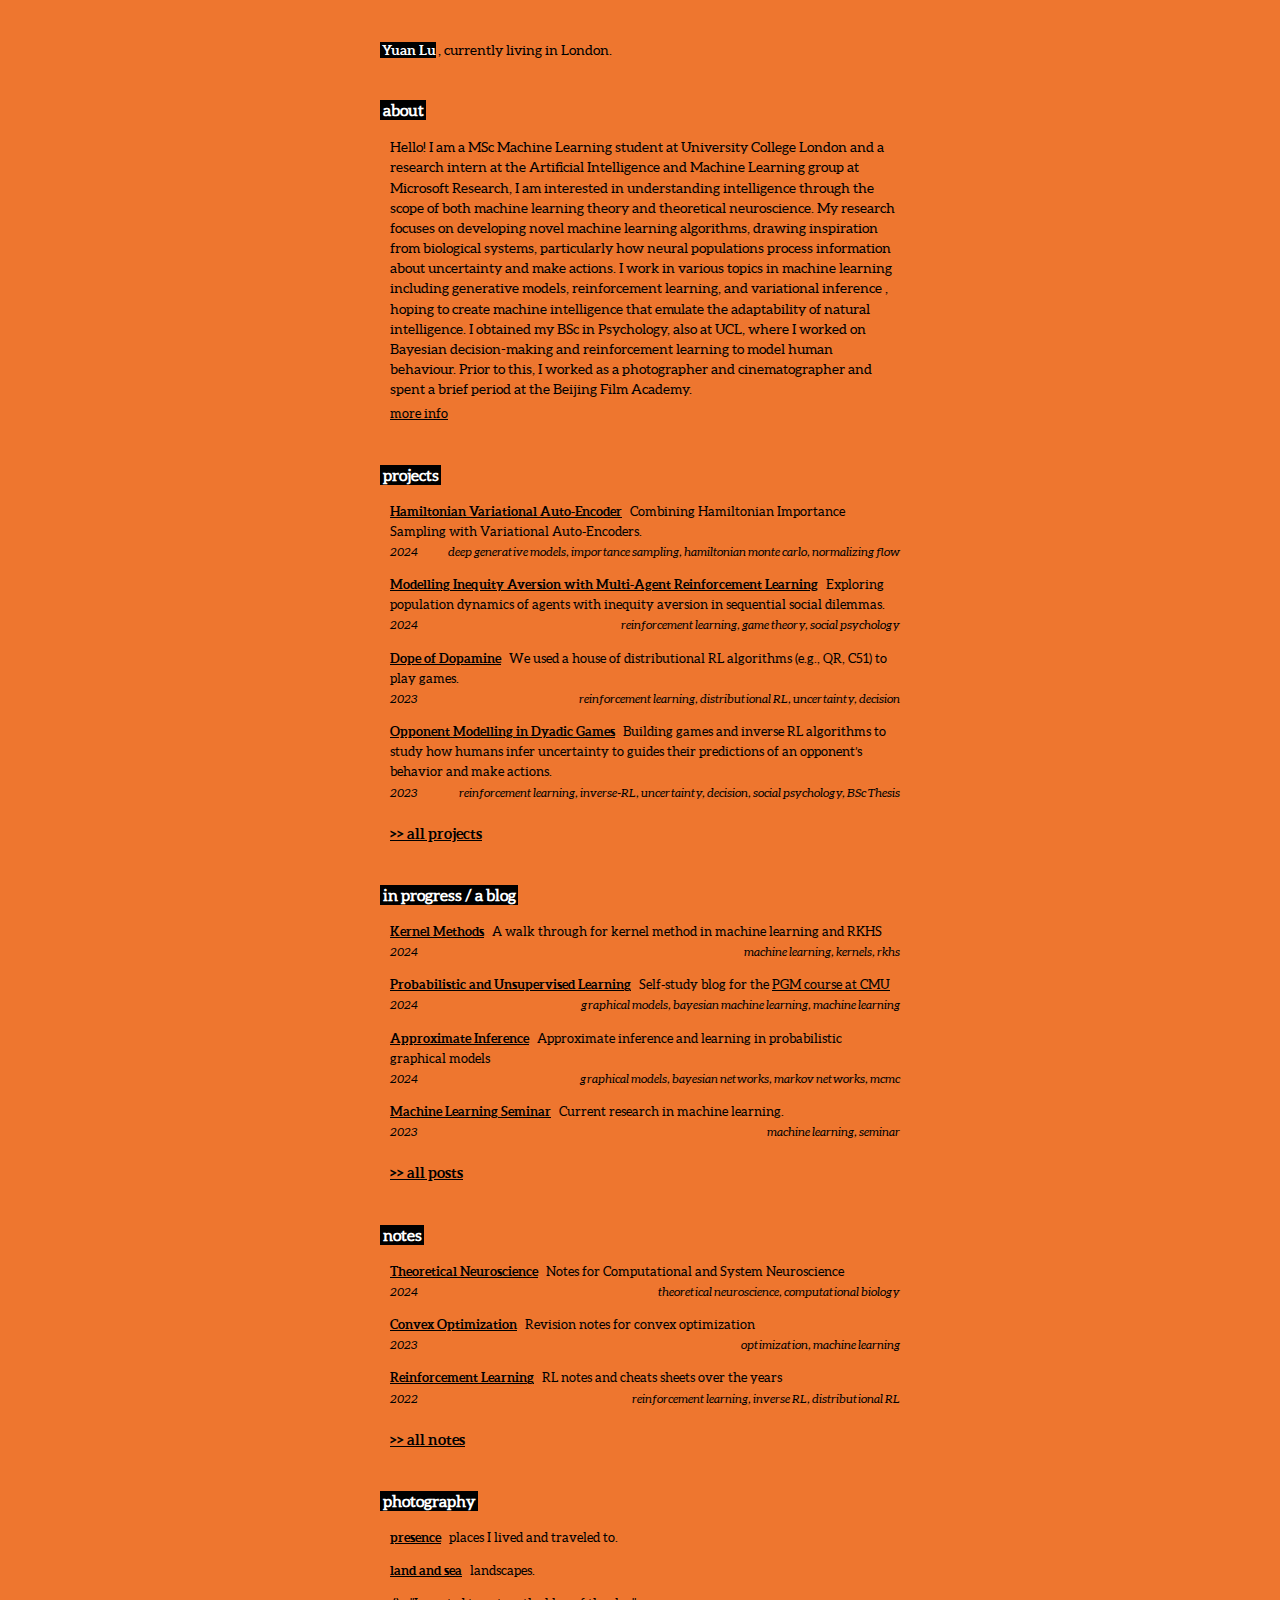
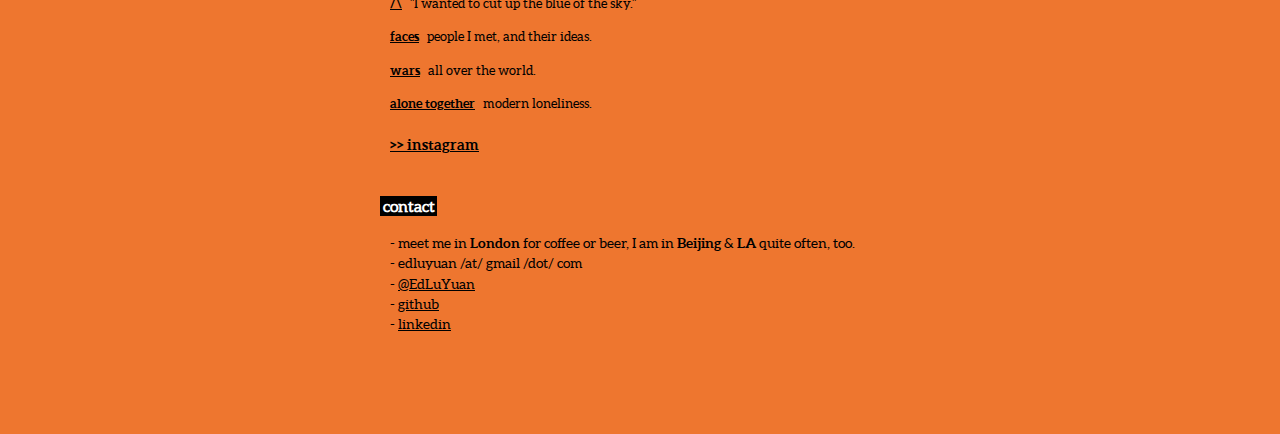
<file: index.html>
<!DOCTYPE html>
<html lang="en">

    <head>
  <meta name="google-site-verification" content="ue7wQ7F1OzZF5yI6q4huKaId3SiCvJ2OaoSaOrTLWk8" />
  <meta name="msvalidate.01" content="A9CAEA5845FCB70DF7D1CDBC16F6379D" />
  <meta charset="utf-8">
  <meta http-equiv="X-UA-Compatible" content="IE=edge">
  <meta name="viewport" content="width=device-width, initial-scale=1">


  <link rel="icon"
        type="image/x-icon"
        href="project_assets/favicon/favicon.ico">


  <title>Yuan Lu</title>
  <meta name="description" content="">

  <link rel="stylesheet" href="assets/fonts.css">
  <link rel="stylesheet" href="assets/main.css">
  <script type="text/javascript" src="assets/main.js"></script>





</head>

    <body>

      <div id="content">

        <main class="page-content" aria-label="Content">
                <div class="main-wrapper">
                  <!--
 -->
  <div class="intro-wrapper">
    <p class="intro-text">
        <b class="my-name white-on-black">Yuan Lu</b>, currently living in London.

    </p>
</div>


    <h3 class="page-heading white-on-black">about</h3>
  <div class="about-wrapper text-intend">
    <p class="about-text clearfix">
     Hello! I am a MSc Machine Learning student at University College London and a research intern at the Artificial Intelligence and Machine Learning group at Microsoft Research, I am interested in understanding intelligence through the scope of both machine learning theory and theoretical neuroscience. My research focuses on developing novel machine learning algorithms, drawing inspiration from biological systems, particularly how neural populations process information about uncertainty and make actions. I work in various topics in machine learning including generative models, reinforcement learning, and variational inference , hoping to create machine intelligence that emulate the adaptability of natural intelligence. I obtained my BSc in Psychology, also at UCL, where I worked on Bayesian decision-making and reinforcement learning to model human behaviour. Prior to this, I worked as a photographer and cinematographer and spent a brief period at the Beijing Film Academy.
        <div class="more-text-wrapper">
            <a class="more-button link-underline" href="#">more info</a>
            <div class="more-text">
                <p>
                    <i class="white-on-black">right now</i>
                    <br>- working on one-step diffusion without distillation...
                </p>
                <p>
                    <i class="white-on-black">education</i>
                    <br>- <a target="_blank" class="link-underline" href="https://www.ucl.ac.uk/prospective-students/graduate/taught-degrees/machine-learning-msc">MSc Machine Learning, UCL</a> - ongoing
                    <br>- <a target="_blank" class="link-underline" href="https://www.ucl.ac.uk/prospective-students/undergraduate/degrees/psychology-bsc">BSc Psychology, UCL </a> (1st class) - 2023

                </p>
                <p class="mtop5">
                    <i class="white-on-black">before this</i>
                    <br>- <a target="_blank" class="link-underline" href="https://eng.bfa.edu.cn/info/1085/1290.htm"><del>BA Cinematography and Film Production, Beijing Film Academy</del></a> (Dropout) - 2019
                </p>

                <p class="mtop5">
                    <i class="white-on-black">worked for/with</i>
                    <br>- <a target="_blank" class="link-underline" href="https://www.math.pku.edu.cn/teachers/jwma/homepage/">Prof. Jinwen Ma</a> - Research Assistant, EM algorithm, Peking University - 2023
                    <br>- <a target="_blank" class="link-underline" href="https://speekenbrink-lab.github.io/">Prof. Maarten Speekenbrink</a> - BSc Thesis, Reinforcement Learning and Uncertainty, UCL - 2023
                    <br>- <a target="_blank" class="link-underline" href="https://profiles.ucl.ac.uk/15705-fred-dick">Prof. Fred Dick</a> - Research Assistant, Auditory Neuroscience, UCL - 2022
                    <br>- <a target="_blank" class="link-underline" href="https://profiles.ucl.ac.uk/15705-fred-dick">Prof. Fred Dick</a> and <a target="_blank" class="link-underline" href="https://mkachlicka.github.io/">Dr Magdalena Kachlicka</a>, Research Project, Representation Learning for Natural Sound Categories, UCL - 2022
                </p>


                <p class="mtop5">
                    <i class="white-on-black">exhibitions</i>
                    <br>- <a target="_blank" class="link-underline" href="https://www.threeshadows.cn/cn/exhibitions/160-the-law-of-alchemy-philosopher-s-stone-and-the/works">Film Project</a> - Beijing - Three Shadows Photography Art Centre - 2020
                </p>


                <p class="mtop5">
                    <i class="white-on-black">my face</i>
                </p>


                <div class="about-image-wrapper">

                    <img class="about-image" src="/project_assets/abt_img/yuan_lu_sq.jpg">
                </div>
            </div>
        </div>
    </p>
</div>

    <a href="/projects"><h3 class="page-heading white-on-black">projects</h3></a>
  <ul class="post-list clearfix">

          <li class="post-listing">
              <a class="post-link" href="/projects/HVAE/">
                  <span class="post-title link-underline">Hamiltonian Variational Auto-Encoder</span><span class="post-description"> Combining Hamiltonian Importance Sampling with Variational Auto-Encoders.</span>
                  <br>
                  <i><span class="project-year">2024</span><span class="project-keywords">deep generative models, importance sampling, hamiltonian monte carlo, normalizing flow</span></i>

                  <br>
              </a>
          </li>

          <li class="post-listing">
              <a class="post-link" href="/projects/inequity-aversion/">
                  <span class="post-title link-underline">Modelling Inequity Aversion with Multi-Agent Reinforcement Learning</span><span class="post-description"> Exploring population dynamics of agents with inequity aversion in sequential social dilemmas.</span>
                  <br>
                  <i><span class="project-year">2024</span><span class="project-keywords">reinforcement learning, game theory, social psychology</span></i>

                  <br>
              </a>
          </li>

          <li class="post-listing">
              <a class="post-link" href="/projects/dopamine/">
                  <span class="post-title link-underline">Dope of Dopamine</span><span class="post-description"> We used a house of distributional RL algorithms (e.g., QR, C51) to play games.</span>
                  <br>
                  <i><span class="project-year">2023</span><span class="project-keywords">reinforcement learning, distributional RL, uncertainty, decision</span></i>

                  <br>
              </a>
          </li>

          <li class="post-listing">
              <a class="post-link" href="/projects/opponent/">
                  <span class="post-title link-underline">Opponent Modelling in Dyadic Games</span><span class="post-description"> Building games and inverse RL algorithms to study how humans infer uncertainty to guides their predictions of an opponent’s behavior and make actions.</span>
                  <br>
                  <i><span class="project-year">2023</span><span class="project-keywords">reinforcement learning, inverse-RL, uncertainty, decision, social psychology, BSc Thesis</span></i>

                  <br>
              </a>
          </li>

      <!-- here an if statement making sure there is more projects than a set limit -->
          <li class="post-listing link-to-all-wrapper">
              <a class="post-link" href="/projects">
                  <span class="post-title link-underline link-to-all">>> all projects</span>
              </a>

          </li>
  </ul>

    <a href="/blog"><h3 class="page-heading white-on-black">in progress / a blog</h3></a>
   <ul class="post-list clearfix">

      <li class="post-listing">
        <!-- <span class="post-meta">Feb 21, 2018</span> -->

        <!-- <h2>
          <a class="post-link" href="/2018/02/21/creative-browser-class.html">Planning: Creative Browser Class</a>
        </h2> -->
        <a class="post-link" href="/blog/kernels/">
            <span class="post-title link-underline">Kernel Methods</span><span class="post-description"> A walk through for kernel method in machine learning and RKHS</span>
            <br>
            <i><span class="project-year">2024</span><span class="project-keywords">machine learning, kernels, rkhs</span></i>

            <br>
        </a>
      </li>

      <li class="post-listing">
        <!-- <span class="post-meta">Feb 7, 2018</span> -->

        <!-- <h2>
          <a class="post-link" href="/2018/02/07/git-and-github-part-1.html">Workshop: Git and GitHub (with Pictures)</a>
        </h2> -->
        <a class="post-link" href="/blog/graphs/">
            <span class="post-title link-underline">Probabilistic and Unsupervised Learning</span><span class="post-description"> Self-study blog for the <a target="_blank" class="link-underline" href="https://www.cs.cmu.edu/~epxing/Class/10708-20/index.html">PGM course at CMU</a></span>
            <br>
            <i><span class="project-year">2024</span><span class="project-keywords">graphical models, bayesian machine learning, machine learning</span></i>

            <br>
        </a>
      </li>

      <li class="post-listing">
        <!-- <span class="post-meta">Feb 5, 2018</span> -->

        <!-- <h2>
          <a class="post-link" href="/workshops/">Workshops (I try to put online what I teach)</a>
        </h2> -->
        <a class="post-link" href="/blog/inference/">
            <span class="post-title link-underline">Approximate Inference</span><span class="post-description"> Approximate inference and learning in probabilistic graphical models</span>
            <br>
            <i><span class="project-year">2024</span><span class="project-keywords">graphical models, bayesian networks, markov networks, mcmc</span></i>

            <br>
        </a>
      </li>

      <li class="post-listing">
        <!-- <span class="post-meta">Feb 4, 2018</span> -->

        <!-- <h2>
          <a class="post-link" href="/2018/02/04/first-steps-with-python.html">Workshop: First steps with Python</a>
        </h2> -->
        <a class="post-link" href="/blog/seminars">
            <span class="post-title link-underline">Machine Learning Seminar</span><span class="post-description"> Current research in machine learning.</span>
            <br>
            <i><span class="project-year">2023</span><span class="project-keywords">machine learning, seminar</span></i>

            <br>
        </a>
      </li>


    <li class="post-listing link-to-all-wrapper">
        <a class="post-link" href="/blog">
            <span class="post-title link-underline link-to-all">>> all posts</span>
        </a>

    </li>

  </ul>

     <a href="/notes"><h3 class="page-heading white-on-black">notes</h3></a>
   <ul class="post-list clearfix">

      <li class="post-listing">
        <!-- <span class="post-meta">Feb 21, 2018</span> -->

        <!-- <h2>
          <a class="post-link" href="/2018/02/21/creative-browser-class.html">Planning: Creative Browser Class</a>
        </h2> -->
        <a class="post-link" href="/notes/TN">
            <span class="post-title link-underline">Theoretical Neuroscience</span><span class="post-description"> Notes for Computational and System Neuroscience</span>
            <br>
            <i><span class="project-year">2024</span><span class="project-keywords">theoretical neuroscience, computational biology</span></i>

            <br>
        </a>
      </li>

      <li class="post-listing">
        <!-- <span class="post-meta">Feb 7, 2018</span> -->

        <!-- <h2>
          <a class="post-link" href="/2018/02/07/git-and-github-part-1.html">Workshop: Git and GitHub (with Pictures)</a>
        </h2> -->
        <a class="post-link" href="/notes/convex">
            <span class="post-title link-underline">Convex Optimization</span><span class="post-description"> Revision notes for convex optimization</span>
            <br>
            <i><span class="project-year">2023</span><span class="project-keywords">optimization, machine learning</span></i>

            <br>
        </a>
      </li>

      <li class="post-listing">
        <!-- <span class="post-meta">Feb 5, 2018</span> -->

        <!-- <h2>
          <a class="post-link" href="/workshops/">Workshops (I try to put online what I teach)</a>
        </h2> -->
        <a class="post-link" href="/notes/RL">
            <span class="post-title link-underline">Reinforcement Learning</span><span class="post-description"> RL notes and cheats sheets over the years</span>
            <br>
            <i><span class="project-year">2022</span><span class="project-keywords">reinforcement learning, inverse RL, distributional RL</span></i>

            <br>
        </a>
      </li>




    <li class="post-listing link-to-all-wrapper">
        <a class="post-link" href="/notes">
            <span class="post-title link-underline link-to-all">>> all notes</span>
        </a>

    </li>

  </ul>

    <h3 class="page-heading white-on-black">photography</h3>
        <ul class="post-list clearfix">

                <li class="post-listing">
                    <a class="post-link" href="/photography/step/"><span class="post-title link-underline">presence</span><span class="post-description"> places I lived and traveled to.</span>   </a>
                </li>

                <li class="post-listing">
                    <a class="post-link" href="/photography/land_sea/"><span class="post-title link-underline">land and sea</span><span class="post-description"> landscapes. </span>   </a>
                </li>

                <li class="post-listing">
                    <a class="post-link" href="/photography/abstract/"><span class="post-title link-underline">/\</span><span class="post-description"> "I wanted to cut up the blue of the sky."</span>   </a>
                </li>

                <li class="post-listing">
                    <a class="post-link" href="/photography/faces/"><span class="post-title link-underline">faces</span><span class="post-description"> </span> people I met, and their ideas. </a>
                </li>

                <li class="post-listing">
                    <a class="post-link" href="/photography/wars/"><span class="post-title link-underline">wars</span><span class="post-description"> all over the world. </span>   </a>
                </li>

                <li class="post-listing">
                    <a class="post-link" href="/photography/alone_together/"><span class="post-title link-underline">alone together</span><span class="post-description"> modern loneliness.</span>   </a>
                </li>

            <li class="post-listing link-to-all-wrapper">
                <a class="post-link" href="https://www.instagram.com/edluyuan/" target="\_blank">
                    <span class="post-title link-underline link-to-all">>> instagram</span>
                </a>
            </li>
        </ul>



  <h3 class="page-heading white-on-black">contact</h3>
  <div class="contact-wrapper text-intend">
    <p class="contact-text clearfix">
        - meet me in <b>London</b> for coffee or beer, I am in <b>Beijing</b> & <b>LA</b> quite often, too.
        <br>- edluyuan /at/ gmail /dot/ com
        <br>- <a target="_blank" class="link-underline" href="https://x.com/EdLuYuan">@EdLuYuan</a>
        <br>- <a target="_blank" class="link-underline" href="https://github.com/edluyuan">github</a>
        <br>- <a target="_blank" class="link-underline" href="https://www.linkedin.com/in/edluyuan/">linkedin</a>
        <!-- - meet me in <b>London</b> for coffee or beer, I am in <b>Beijing</b> & <b>LA</b> quite often, too. -->
    </p>
</div>


  <div class="mbottom100"></div>

                </div>
            </main>

        </div>

    </body>

</html>




</body>
</html>
</file>
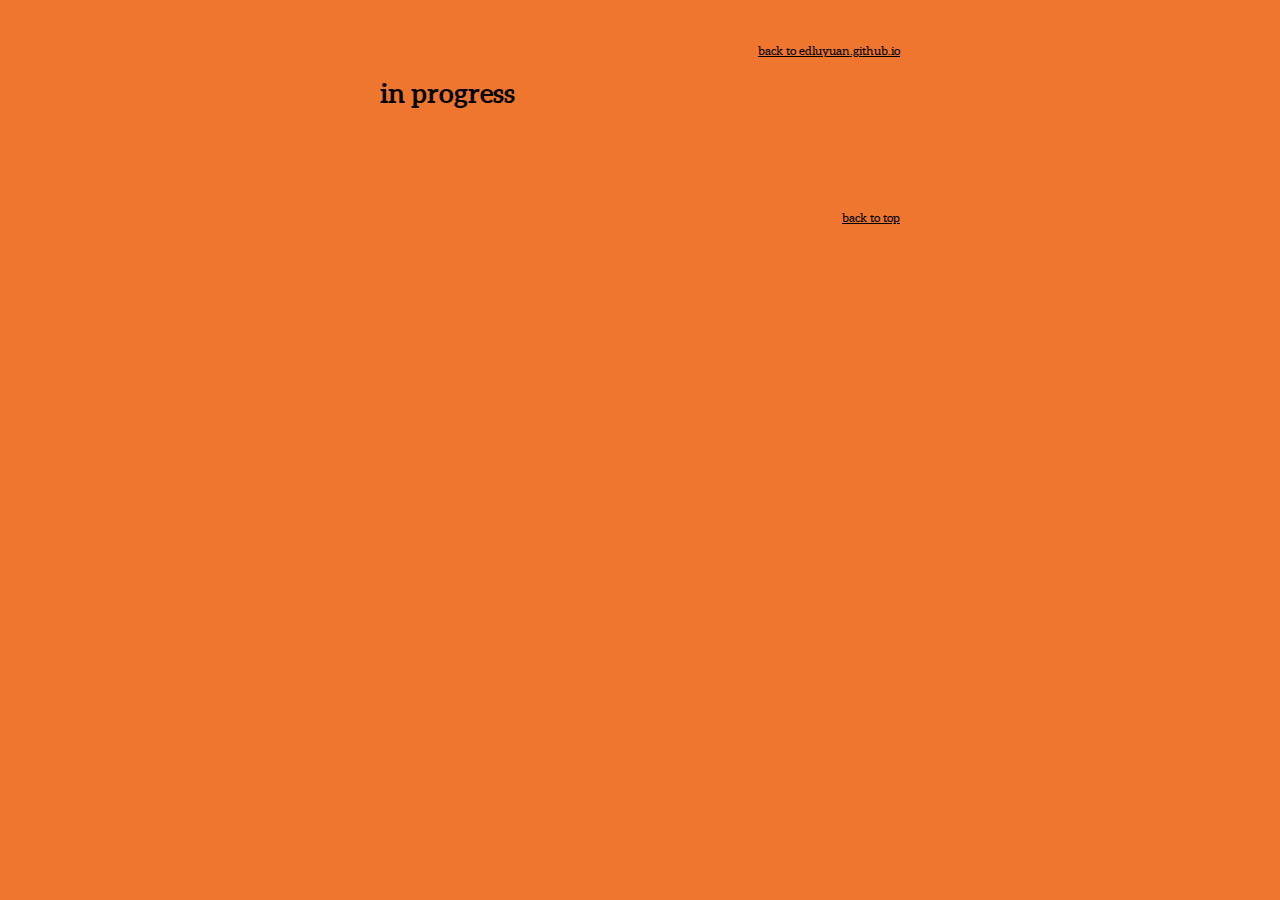
<file: blog/index.html>
<!DOCTYPE html>
<html lang="en">

    <head>
  <meta charset="utf-8">
  <meta http-equiv="X-UA-Compatible" content="IE=edge">
  <meta name="viewport" content="width=device-width, initial-scale=1">


  <link rel="icon"
        type="image/x-icon"
        href="/project_assets/favicon/favicon.ico">


  <title>Blog</title>
  <meta name="description" content="">


  <link rel="stylesheet" href="/assets/fonts.css">
  <link rel="stylesheet" href="/assets/main.css">
  <script type="text/javascript" src="/assets/main.js"></script>

    </head>


    <body>

        <div id="bgsketchcanvas"></div>

        <div id="content">

            <main class="page-content" aria-label="Content">
                <div class="main-wrapper">
                    <div class="back-to-main-link-wrapper">
    <a class="back-to-link" href="/">back to edluyuan.github.io</a>
</div>

<header class="post-page-header mbottom100">
<h1 class="post-page-title" itemprop="name headline">in progress</h1>
<!-- <p>placeholder</p> -->
</header>


</head>



<div class="back-to-top-link-wrapper">
    <a class="back-to-link" href="#" onclick="window.scroll(0,0);">back to top</a>
</div>


                </div>
            </main>

        </div>

    </body>

</html>
</file>
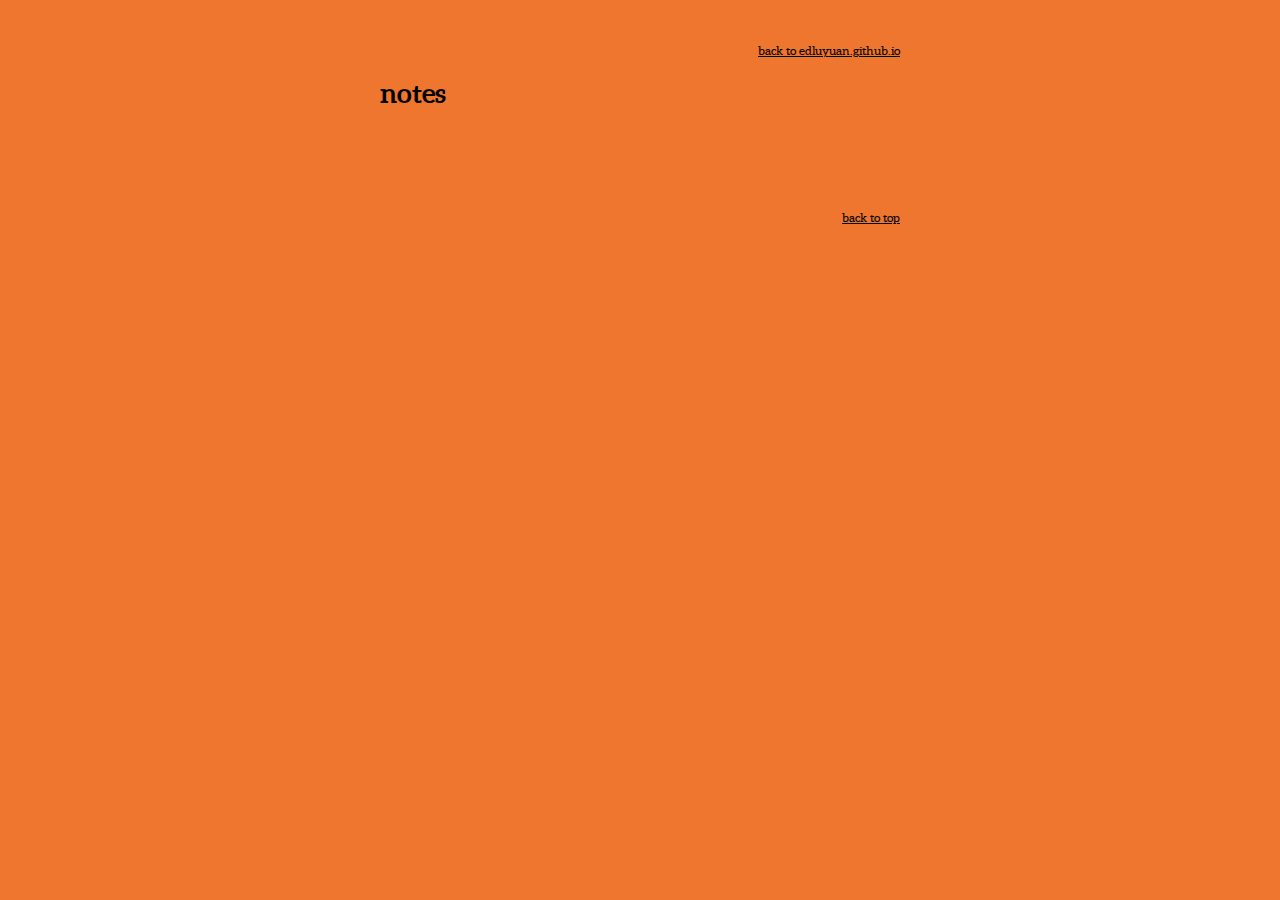
<file: notes/index.html>
<!DOCTYPE html>
<html lang="en">

    <head>
  <meta charset="utf-8">
  <meta http-equiv="X-UA-Compatible" content="IE=edge">
  <meta name="viewport" content="width=device-width, initial-scale=1">


  <link rel="icon"
        type="image/x-icon"
        href="/project_assets/favicon/favicon.ico">


  <title>Notes</title>
  <meta name="description" content="">


  <link rel="stylesheet" href="/assets/fonts.css">
  <link rel="stylesheet" href="/assets/main.css">
  <script type="text/javascript" src="/assets/main.js"></script>

    </head>


    <body>

        <div id="bgsketchcanvas"></div>

        <div id="content">

            <main class="page-content" aria-label="Content">
                <div class="main-wrapper">
                    <div class="back-to-main-link-wrapper">
    <a class="back-to-link" href="/">back to edluyuan.github.io</a>
</div>

<header class="post-page-header mbottom100">
<h1 class="post-page-title" itemprop="name headline">notes</h1>
<!-- <p>placeholder</p> -->
</header>


</head>



<div class="back-to-top-link-wrapper">
    <a class="back-to-link" href="#" onclick="window.scroll(0,0);">back to top</a>
</div>


                </div>
            </main>

        </div>

    </body>

</html>
</file>
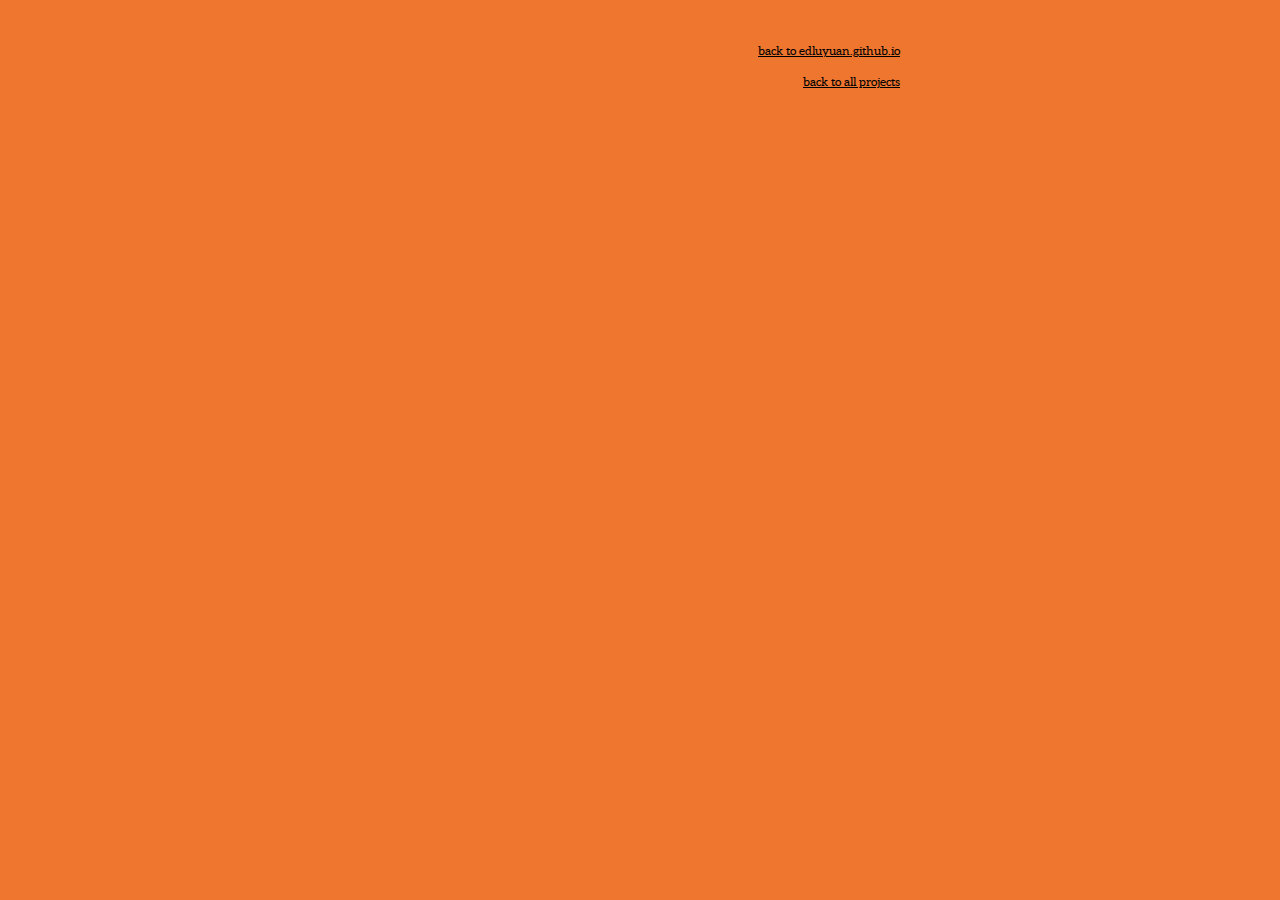
<file: projects/HVAE/index.html>
<!DOCTYPE html>
<html lang="en">

    <head>
  <meta charset="utf-8">
  <meta http-equiv="X-UA-Compatible" content="IE=edge">
  <meta name="viewport" content="width=device-width, initial-scale=1">


  <link rel="icon"
        type="image/x-icon"
        href="/project_assets/favicon/favicon.ico">


  <title>HVAE</title>
  <meta name="description" content="">

  <base href="/">
  <link rel="stylesheet" href="/assets/fonts.css">
  <link rel="stylesheet" href="/assets/main.css">
  <script type="text/javascript" src="/assets/main.js"></script>

</head>


    <body>

        <div id="bgsketchcanvas"></div>

        <div id="content">

            <main class="page-content" aria-label="Content">
                <div class="main-wrapper">
                    <div class="back-to-main-link-wrapper">
    <a class="back-to-link" href="/">back to edluyuan.github.io</a>
</div>

<div class="back-to-projects-link-wrapper">
    <a class="back-to-link" href="/projects">back to all projects</a>
</div>


</html>
</file>
<file: assets/fonts.css>
@font-face {
    font-family: 'Aleo';
    src: url("/assets/fonts/aleo/Regular/aleo-regular-webfont.eot");
    src: url("/assets/fonts/aleo/Regular/aleo-regular-webfont.eot?#iefix") format("embedded-opentype"), url("/assets/fonts/aleo/Regular/aleo-regular-webfont.woff2") format("woff2"), url("/assets/fonts/aleo/Regular/aleo-regular-webfont.woff") format("woff"), url("/assets/fonts/aleo/Regular/aleo-regular-webfont.ttf") format("truetype"), url("/assets/fonts/aleo/Regular/aleo-regular-webfont.svg#league_spartanbold") format("svg");
    font-weight: normal;
    font-style: normal;
}

@font-face {
    font-family: 'Aleo Bold';
    src: url("/assets/fonts/aleo/Bold/aleo-bold-webfont.eot");
    src: url("/assets/fonts/aleo/Bold/aleo-bold-webfont.eot?#iefix") format("embedded-opentype"), url("/assets/fonts/aleo/Bold/aleo-bold-webfont.woff2") format("woff2"), url("/assets/fonts/aleo/Bold/aleo-bold-webfont.woff") format("woff"), url("/assets/fonts/aleo/Bold/aleo-bold-webfont.ttf") format("truetype"), url("/assets/fonts/aleo/Bold/aleo-bold-webfont.svg#league_spartanbold") format("svg");
    font-weight: normal;
    font-style: normal;
}

@font-face {
    font-family: 'Aleo Italic';
    src: url("/assets/fonts/aleo/Italic/aleo-italic-webfont.eot");
    src: url("/assets/fonts/aleo/Italic/aleo-italic-webfont.eot?#iefix") format("embedded-opentype"), url("/assets/fonts/aleo/Italic/aleo-italic-webfont.woff2") format("woff2"), url("/assets/fonts/aleo/Italic/aleo-italic-webfont.woff") format("woff"), url("/assets/fonts/aleo/Italic/aleo-italic-webfont.ttf") format("truetype"), url("/assets/fonts/aleo/Italic/aleo-italic-webfont.svg#league_spartanbold") format("svg");
    font-weight: normal;
    font-style: normal;
}

@font-face {
    font-family: 'Aleo Bold Italic';
    src: url("/assets/fonts/aleo/bold_italic/aleo-bolditalic-webfont.eot");
    src: url("/assets/fonts/aleo/bold_italic/aleo-bolditalic-webfont.eot?#iefix") format("embedded-opentype"), url("/assets/fonts/aleo/bold_italic/aleo-bolditalic-webfont.woff2") format("woff2"), url("/assets/fonts/aleo/bold_italic/aleo-bolditalic-webfont.woff") format("woff"), url("/assets/fonts/aleo/bold_italic/aleo-bolditalic-webfont.ttf") format("truetype"), url("/assets/fonts/aleo/bold_italic/aleo-bolditalic-webfont.svg#league_spartanbold") format("svg");
    font-weight: normal;
    font-style: normal;
}
</file>
<file: assets/main.css>
@import url(native.css);
body {
  margin: 0;
  padding-top: 40px;
  font-family: 'Aleo';
  line-height: 1.4em;
  font-size: 0.9em;
  background-color: rgb(238, 118, 47); /* Added background color */
}


#bgsketchcanvas {
  position: absolute;
  z-index: -10;
  position: fixed;
  top: 0;
  left: 0; }

#content {
  width: 100%;
  max-width: 520px;
  margin-left: auto;
  margin-right: auto; }

@media screen and (max-width: 540px) {
  .main-wrapper {
    padding-left: 10px;
    padding-right: 10px; } }
#checkboxesheadline {
  font-size: 0.7em;
  line-height: 1.3em; }

#bgsketchnote {
  font-family: "Aleo Italic";
  font-size: 0.7em;
  line-height: 1.3em; }

.mtop5 {
  margin-top: 5px; }

.mbottom100 {
  margin-bottom: 100px; }

p {
  margin: 0; }

b {
  font-family: "Aleo Bold"; }

i {
  font-family: "Aleo Italic"; }

.blue {
  color: blue; }

.red {
  color: red; }

.my-name {
  padding-left: 2px;
  margin-right: 1.5px; }

.white-on-black {
  color: white;
  background-color: black; }

h3 {
  margin: 0px;
  font-size: 1.1em;
  margin-top: 40px;
  margin-bottom: 17px;
  float: left;
  padding-left: 3px;
  padding-right: 2px; }

h4 {
  margin: 1px;
  font-size: 1em;
  font-weight: normal; }

.text-intend {
  margin-left: 10px; }

a {
  text-decoration: none; }

a:link {
  color: black; }

a:visited {
  color: black; }

a:active {
  color: black; }

a:hover {
  color: black; }

.clearfix {
  clear: both; }

.link-underline {
  text-decoration: underline; }

.link-underline:hover {
  text-decoration: none; }

.back-to-main-link-wrapper {
  text-align: right;
  margin-bottom: 10px; }

.back-to-blog-link-wrapper {
  text-align: right;
  margin-bottom: 40px; }

.back-to-projects-link-wrapper {
  text-align: right;
  margin-bottom: 40px; }

.back-to-link {
  font-family: "Aleo";
  font-size: 0.8em;
  text-decoration: underline; }

.back-to-top-link-wrapper {
  margin-top: 50px;
  padding-bottom: 100px;
  text-align: right; }

.more-text-wrapper {
  margin-top: 5px;
  font-family: "Aleo";
  font-size: 0.9em;
  border-left: 1px black; }

.more-button {
  text-decoration: underline; }

.more-text {
  margin-top: 5px; }

.about-image {
  width: 220px; }

.post-listing {
  margin-top: 13px;
  font-size: 0.9em;
  margin-left: 10px; }

.post-title {
  font-family: "Aleo Bold";
  margin-right: 5px; }

ul {
  margin: 0;
  padding: 0; }

li {
  list-style-type: none;
  margin: 0; }

.link-to-all-wrapper {
  margin-top: 21px; }

.link-to-all {
  font-size: 1.15em; }

.post-page-title {
  font-size: 1.9em;
  font-family: "Aleo Bold";
  margin-bottom: 30px;
  line-height: 1em; }

.post-page-content {
  padding-top: 0px; }

.photoalbum-photo-wrapper {
  margin-top: 100px; }

.photoalbum-photo {
  max-width: 100%;
  max-height: 800px; }

.photoalbum-photo-title {
  font-family: "Aleo";
  font-size: 0.8em;
  margin-top: 10px; }

.project-year {
  font-size: 0.9em; }

.project-keywords {
  font-size: 0.9em;
  text-align: right;
  float: right; }

.all-projects-post-listing {
  margin-top: 80px;
  font-size: 0.9em; }

.all-projects-cover-wrapper {
  margin-top: 15px;
  display: flex;             /* Use flexbox for centering */
  justify-content: center;   /* Center image horizontally */
  align-items: center;       /* Center image vertically */
  width: 100%; }

.all-projects-cover {
  max-width: 100%;
  max-height: 800px; }

.all-projects-post-description {
  font-size: 1.1em; }

.all-projects-post-title {
  font-family: "Aleo Bold";
  margin-right: 5px;
  font-size: 1.2em;
  padding-left: 3px;
  padding-right: 2px; }

.all-projects-post-description-wrapper {
  margin-top: 2px; }

.all-blog-post-listing {
  margin-top: 80px;
  font-size: 0.9em; }

.all-blog-cover-wrapper {
  margin-top: 15px; }

.all-blog-cover {
  max-width: 100%;
  max-height: 800px; }

.all-blog-post-title {
  font-family: "Aleo Bold";
  margin-right: 5px;
  font-size: 1.2em;
  padding-left: 3px;
  padding-right: 2px; }

.all-blog-post-description-wrapper {
  margin-top: 10px; }

.all-blog-post-date-wrapper {
  margin-top: 10px; }

.all-blog-post-date {
  font-size: 0.8em; }

.project-page-content {
  margin-top: 60px; }

.project-image {
  max-width: 100%;
  max-height: 800px; }

.project-image-title {
  font-size: 0.8em;
  font-family: "Aleo Italic"; }

.iframe_wrapper_youtube {
  float: none;
  clear: both;
  width: 100%;
  position: relative;
  padding-bottom: 56.25%;
  padding-top: 25px;
  height: 0; }

.iframe_wrapper_youtube_portrait {
  float: none;
  clear: both;
  width: 100%;
  position: relative;
  height: 0; }

.youtube_video {
  position: absolute;
  top: 0;
  left: 0;
  width: 100%;
  height: 100%; }

.custom_iframe_wrapper {
  float: none;
  clear: both;
  width: 100%;
  position: relative; }

.custom_iframe {
  border: solid 1px black;
  top: 0;
  left: 0;
  width: 100%;
  background-color: white; }

.script-caption {
  border-bottom: solid black 1px;
  border-left: solid black 1px;
  border-right: solid black 1px;
  font-size: 0.8em;
  padding-left: 5px;
  padding-right: 5px;
  margin-top: -12px;
  text-align: right; }

@-webkit-keyframes quarterRotate {
  0% {
    -webkit-transform: rotate(0deg); }
  1% {
    -webkit-transform: rotate(-20deg); }
  4% {
    -webkit-transform: rotate(470deg); }
  5% {
    -webkit-transform: rotate(450deg); }
  25% {
    -webkit-transform: rotate(450deg); }
  26% {
    -webkit-transform: rotate(430deg); }
  29% {
    -webkit-transform: rotate(920deg); }
  30% {
    -webkit-transform: rotate(900deg); }
  50% {
    -webkit-transform: rotate(900deg); }
  51% {
    -webkit-transform: rotate(880deg); }
  54% {
    -webkit-transform: rotate(1370deg); }
  55% {
    -webkit-transform: rotate(1350deg); }
  75% {
    -webkit-transform: rotate(1350deg); }
  76% {
    -webkit-transform: rotate(1330deg); }
  79% {
    -webkit-transform: rotate(1820deg); }
  80% {
    -webkit-transform: rotate(1800deg); }
  100% {
    -webkit-transform: rotate(1800deg); } }
#checkboxesheadline {
  -webkit-animation-name: quarterRotate;
  -webkit-animation-duration: 8000ms;
  -webkit-transform-origin: 50% 50%;
  -webkit-animation-iteration-count: infinite;
  -webkit-animation-timing-function: linear; }
</file>
